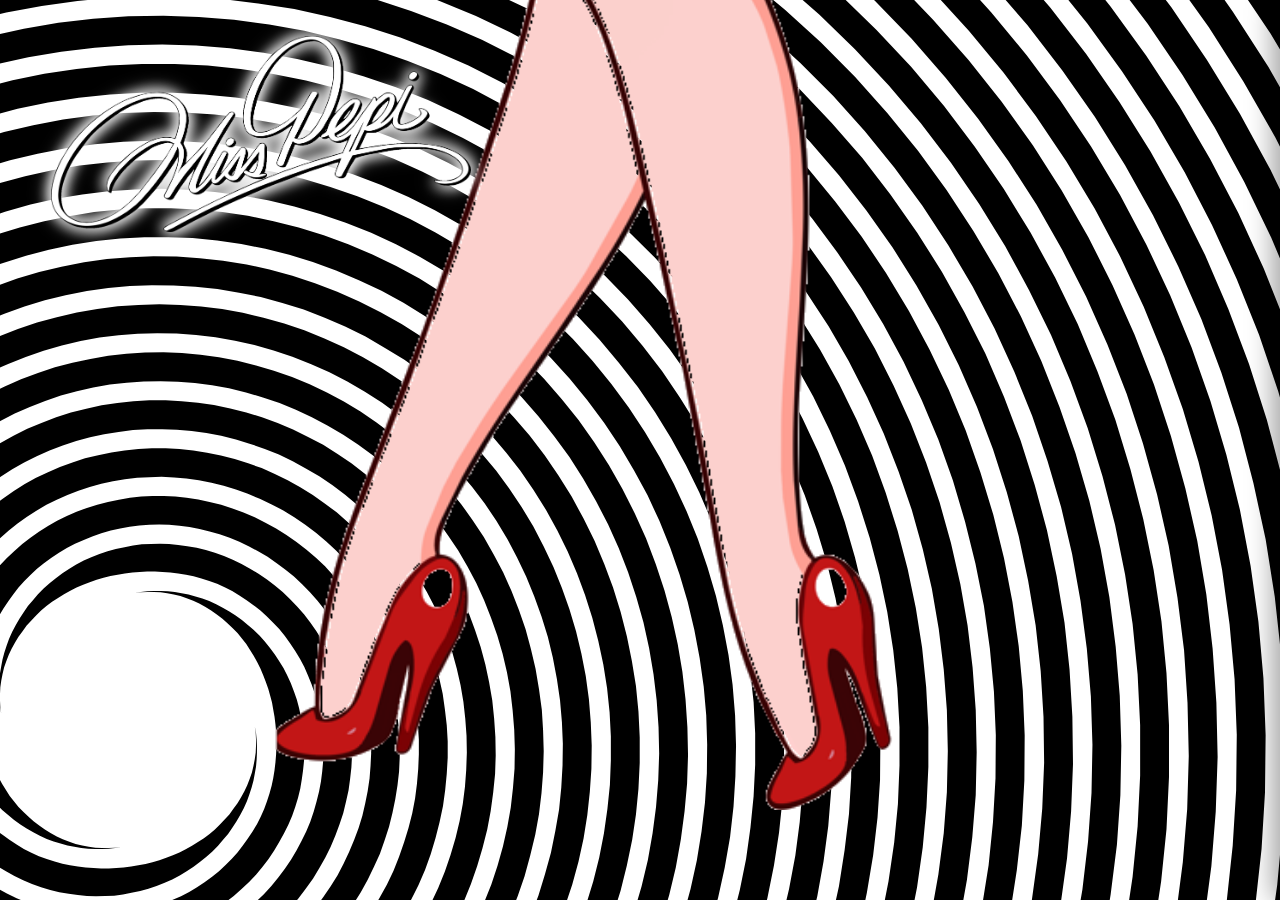
<file: index.html>
<!DOCTYPE html>
<html lang="es">
<head>
  <meta charset="UTF-8">
  <meta name="viewport" content="width=device-width, initial-scale=1.0">
  <title>Miss Pepi</title>
  <link rel="stylesheet" href="css/base.css">
  <link rel="stylesheet" href="css/welcome.css">
  <link rel="stylesheet" href="css/menu.css">
  <link rel="stylesheet" href="css/gallery.css">
  <link rel="stylesheet" href="css/pages.css">
</head>
<body>
  <!-- ── vista WELCOME (markup estático; welcome.js la muestra/oculta) ── -->
  <div id="welcome-view">
    <!-- fondo: espiral SVG (se dibuja y anima desde js/) -->
    <div id="spiralWrap" aria-hidden="true">
      <svg viewBox="0 0 1000 1000" xmlns="http://www.w3.org/2000/svg">
        <circle id="spiralDisc" cx="500" cy="500" r="500" fill="#fff"/>
        <g id="spiralGroup"></g>
      </svg>
    </div>
    <img class="logo" src="ASSETS/logo.webp" alt="Miss Pepi">
    <img class="legs" src="ASSETS/piernas/legs.png" alt="">
    <!-- zona clicable sobre el ojo de la espiral → abre el menú -->
    <button id="spiralEye" aria-label="abrir menú"></button>
  </div>

  <!-- ── resto de vistas (galerías, contact, about) — las monta el router ── -->
  <main id="app-view" hidden></main>

  <!-- ── menú cortina (overlay; lo construye js/menu.js) ── -->
  <div id="menu-overlay" hidden></div>

  <script type="module" src="js/main.js"></script>
  <!-- panel de ajustes en vivo (barra espaciadora) · quítalo cuando cierres el diseño -->
  <script type="module" src="js/devpanel.js"></script>
</body>
</html>
</file>
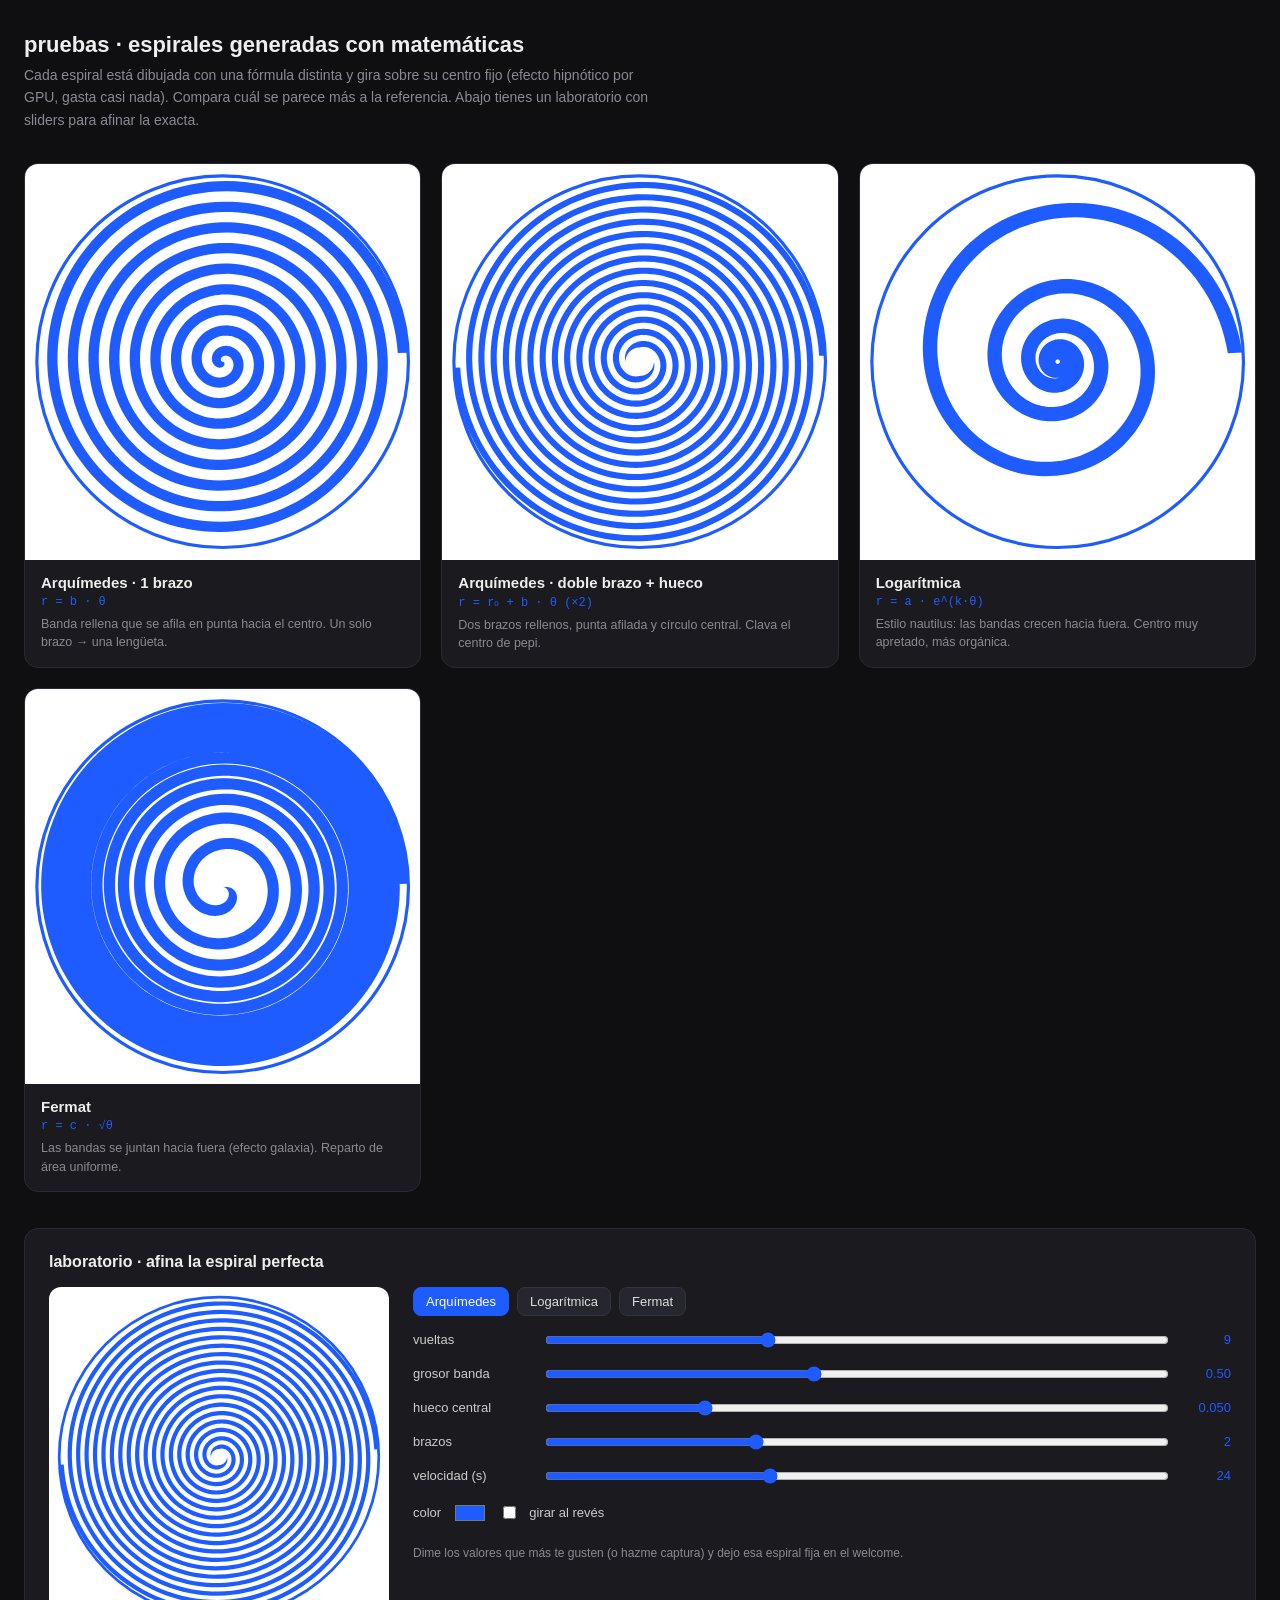
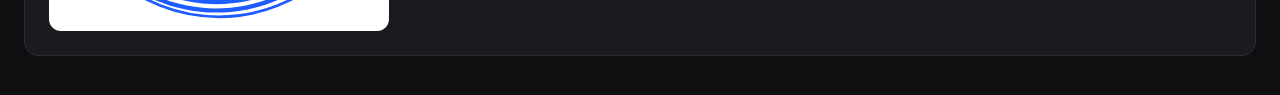
<file: pruebas.html>
<!DOCTYPE html>
<html lang="es">
<head>
<meta charset="UTF-8">
<meta name="viewport" content="width=device-width, initial-scale=1.0">
<title>pruebas · espirales matemáticas</title>
<style>
  :root{ --blue:#1f5cff; --ink:#111; --bg:#0f0f12; --card:#fff; --muted:#8a8a93; }
  *{ box-sizing:border-box; }
  body{ margin:0; background:var(--bg); color:#eee;
        font-family:-apple-system,BlinkMacSystemFont,"Segoe UI",Helvetica,Arial,sans-serif; }
  header{ padding:32px 24px 8px; }
  h1{ margin:0; font-size:22px; font-weight:600; }
  header p{ margin:6px 0 0; color:var(--muted); font-size:14px; max-width:640px; line-height:1.6; }
  .grid{ display:grid; grid-template-columns:repeat(auto-fill,minmax(300px,1fr));
         gap:20px; padding:24px; }
  .card{ background:#1a1a1f; border:1px solid #2a2a32; border-radius:14px; overflow:hidden;
         display:flex; flex-direction:column; }
  .stage{ background:var(--card); aspect-ratio:1/1; display:flex; align-items:center; justify-content:center; }
  .stage svg{ width:100%; height:100%; display:block; }
  .meta{ padding:14px 16px; }
  .meta h2{ margin:0 0 4px; font-size:15px; font-weight:600; }
  .meta code{ display:block; color:var(--blue); font-size:12px; margin-bottom:6px;
              font-family:ui-monospace,SFMono-Regular,Menlo,monospace; }
  .meta p{ margin:0; color:var(--muted); font-size:12.5px; line-height:1.5; }
  .spin{ transform-origin:500px 500px; animation:spin var(--dur,24s) linear infinite; }
  @keyframes spin{ to{ transform:rotate(360deg); } }
  @media(prefers-reduced-motion:reduce){ .spin{ animation:none; } }

  /* laboratorio */
  .lab{ padding:24px; border-top:1px solid #2a2a32; margin:12px 24px 40px;
        background:#1a1a1f; border:1px solid #2a2a32; border-radius:14px; }
  .lab h2{ margin:0 0 16px; font-size:16px; }
  .lab-body{ display:grid; grid-template-columns:340px 1fr; gap:24px; align-items:start; }
  .lab-stage{ background:#fff; border-radius:12px; aspect-ratio:1/1; }
  .lab-stage svg{ width:100%; height:100%; }
  .controls{ display:flex; flex-direction:column; gap:14px; }
  .ctrl{ display:grid; grid-template-columns:120px 1fr 54px; align-items:center; gap:10px; font-size:13px; }
  .ctrl label{ color:#ccc; }
  .ctrl output{ color:var(--blue); font-variant-numeric:tabular-nums; text-align:right; }
  input[type=range]{ width:100%; accent-color:var(--blue); }
  .seg{ display:flex; gap:8px; flex-wrap:wrap; }
  .seg button{ background:#26262e; color:#ddd; border:1px solid #33333d; border-radius:8px;
               padding:6px 12px; font-size:13px; cursor:pointer; }
  .seg button.on{ background:var(--blue); border-color:var(--blue); color:#fff; }
  .row{ display:flex; align-items:center; gap:10px; font-size:13px; color:#ccc; }
  input[type=color]{ width:38px; height:26px; border:none; background:none; cursor:pointer; }
  @media(max-width:720px){ .lab-body{ grid-template-columns:1fr; } }
</style>
</head>
<body>
<header>
  <h1>pruebas · espirales generadas con matemáticas</h1>
  <p>Cada espiral está dibujada con una fórmula distinta y gira sobre su centro fijo (efecto hipnótico por GPU, gasta casi nada). Compara cuál se parece más a la referencia. Abajo tienes un laboratorio con sliders para afinar la exacta.</p>
</header>

<div class="grid" id="grid"></div>

<div class="lab">
  <h2>laboratorio · afina la espiral perfecta</h2>
  <div class="lab-body">
    <div class="lab-stage"><svg id="labSvg" viewBox="0 0 1000 1000"></svg></div>
    <div class="controls">
      <div class="seg" id="typeSeg"></div>
      <div class="ctrl"><label>vueltas</label><input type="range" id="turns" min="3" max="20" step="1" value="9"><output id="turnsO"></output></div>
      <div class="ctrl"><label>grosor banda</label><input type="range" id="thick" min="0.2" max="0.9" step="0.02" value="0.5"><output id="thickO"></output></div>
      <div class="ctrl"><label>hueco central</label><input type="range" id="hole" min="0" max="0.2" step="0.005" value="0.05"><output id="holeO"></output></div>
      <div class="ctrl"><label>brazos</label><input type="range" id="arms" min="1" max="4" step="1" value="2"><output id="armsO"></output></div>
      <div class="ctrl"><label>velocidad (s)</label><input type="range" id="speed" min="4" max="60" step="1" value="24"><output id="speedO"></output></div>
      <div class="row"><span>color</span><input type="color" id="color" value="#1f5cff">
        <label class="row"><input type="checkbox" id="reverse"> girar al revés</label></div>
      <p style="color:var(--muted);font-size:12px;margin:4px 0 0;line-height:1.5">
        Dime los valores que más te gusten (o hazme captura) y dejo esa espiral fija en el welcome.</p>
    </div>
  </div>
</div>

<script>
const CX=500, CY=500, MAXR=470, STEP=0.05;

// ---- generadores de fórmula (devuelven {paths} rellenos) ----
// Banda rellena entre dos bordes: r_out(θ) y r_in = max(r0, r_out - w).
// Cerca del centro el borde interior se pega al círculo r0 → la banda se afila en punta curva (como pepi).
function bandPaths(rOf, w, turns, arms, r0){
  const thetaMax=2*Math.PI*turns, arcOff=2*Math.PI/arms;
  let paths=[];
  for(let a=0;a<arms;a++){
    const off=a*arcOff; let out="", inn=[];
    for(let th=0; th<=thetaMax; th+=STEP){
      const ro=rOf(th), ri=Math.max(r0, ro-w);
      out+=(th===0?"M ":"L ")+(CX+ro*Math.cos(th+off)).toFixed(1)+" "+(CY+ro*Math.sin(th+off)).toFixed(1)+" ";
      inn.push([(CX+ri*Math.cos(th+off)).toFixed(1),(CY+ri*Math.sin(th+off)).toFixed(1)]);
    }
    let back="";
    for(let k=inn.length-1;k>=0;k--) back+="L "+inn[k][0]+" "+inn[k][1]+" ";
    paths.push(out+back+"Z");
  }
  return paths;
}
function archimedean(turns, thickRatio, arms=1, r0=0){
  const thetaMax=2*Math.PI*turns, b=(MAXR-r0)/thetaMax;
  const w=2*Math.PI*b/arms*thickRatio;            // ancho de banda; con N brazos, se divide entre N
  return {paths:bandPaths(th=>r0+b*th, w, turns, arms, r0)};
}
function logarithmic(turns, thickRatio, arms=1, r0=0){
  const thetaMax=2*Math.PI*turns;
  const start=r0>0?r0:MAXR*0.02;
  const k=Math.log(MAXR/start)/thetaMax;
  const w=MAXR*0.13/arms*thickRatio;
  return {paths:bandPaths(th=>start*Math.exp(k*th), w, turns, arms, r0||start*0.6)};
}
function fermat(turns, thickRatio, arms=1, r0=0){
  const thetaMax=2*Math.PI*turns;
  const A=r0*r0, B=(MAXR*MAXR-r0*r0)/thetaMax;    // r = √(r0² + B·θ)
  const w=MAXR*0.11/arms*thickRatio;
  return {paths:bandPaths(th=>Math.sqrt(A+B*th), w, turns, arms, r0)};
}
const GENS={ archimedean, logarithmic, fermat };

function svgSpiral(gen, opts){
  const {turns=9, thick=0.5, arms=1, r0=0, color="#1f5cff", dur=24, reverse=false, ring=true}=opts;
  const {paths}=GENS[gen](turns, thick, arms, r0);
  const dir = reverse ? "reverse" : "normal";
  let inner = paths.map(d=>`<path d="${d}" fill="${color}" stroke="none"/>`).join("");
  const ringEl = ring ? `<circle cx="${CX}" cy="${CY}" r="${MAXR}" fill="#fff" stroke="${color}" stroke-width="8"/>` : "";
  return `<g class="spin" style="--dur:${dur}s;animation-direction:${dir}">${ringEl}${inner}</g>`;
}

// ---- tarjetas ----
const CARDS=[
  {gen:"archimedean", opts:{turns:9,thick:0.5}, title:"Arquímedes · 1 brazo", formula:"r = b · θ",
   note:"Banda rellena que se afila en punta hacia el centro. Un solo brazo → una lengüeta."},
  {gen:"archimedean", opts:{turns:7,thick:0.5,arms:2,r0:36}, title:"Arquímedes · doble brazo + hueco", formula:"r = r₀ + b · θ  (×2)",
   note:"Dos brazos rellenos, punta afilada y círculo central. Clava el centro de pepi."},
  {gen:"logarithmic", opts:{turns:6,thick:0.6}, title:"Logarítmica", formula:"r = a · e^(k·θ)",
   note:"Estilo nautilus: las bandas crecen hacia fuera. Centro muy apretado, más orgánica."},
  {gen:"fermat", opts:{turns:11,thick:0.55}, title:"Fermat", formula:"r = c · √θ",
   note:"Las bandas se juntan hacia fuera (efecto galaxia). Reparto de área uniforme."},
];
const grid=document.getElementById("grid");
CARDS.forEach(c=>{
  const el=document.createElement("div"); el.className="card";
  el.innerHTML=`<div class="stage"><svg viewBox="0 0 1000 1000">${svgSpiral(c.gen,c.opts)}</svg></div>
    <div class="meta"><h2>${c.title}</h2><code>${c.formula}</code><p>${c.note}</p></div>`;
  grid.appendChild(el);
});

// ---- laboratorio ----
const state={ gen:"archimedean", turns:9, thick:0.5, hole:0.05, arms:2, color:"#1f5cff", dur:24, reverse:false };
const seg=document.getElementById("typeSeg");
[["archimedean","Arquímedes"],["logarithmic","Logarítmica"],["fermat","Fermat"]].forEach(([k,label])=>{
  const b=document.createElement("button"); b.textContent=label; b.dataset.k=k;
  if(k===state.gen) b.classList.add("on");
  b.onclick=()=>{ state.gen=k; [...seg.children].forEach(x=>x.classList.toggle("on",x.dataset.k===k)); render(); };
  seg.appendChild(b);
});
function bind(id, key, fmt){ const inp=document.getElementById(id), out=document.getElementById(id+"O");
  const upd=()=>{ state[key]=parseFloat(inp.value); if(out) out.textContent=fmt?fmt(inp.value):inp.value; render(); };
  inp.addEventListener("input",upd); upd();
}
bind("turns","turns"); bind("thick","thick",v=>Number(v).toFixed(2));
bind("hole","hole",v=>Number(v).toFixed(3)); bind("arms","arms");
bind("speed","speed",v=>v); document.getElementById("speed").addEventListener("input",e=>{state.dur=+e.target.value;render();});
document.getElementById("color").addEventListener("input",e=>{state.color=e.target.value;render();});
document.getElementById("reverse").addEventListener("change",e=>{state.reverse=e.target.checked;render();});
function render(){
  document.getElementById("labSvg").innerHTML=svgSpiral(state.gen,{
    turns:state.turns, thick:state.thick, arms:state.arms, r0:state.hole*MAXR,
    color:state.color, dur:state.dur, reverse:state.reverse });
}
render();
</script>
</body>
</html>
</file>
<file: css/base.css>
/* ════════════════════════════════════════════════════════════════
   BASE · Miss Pepi
   Reset, tipografía y variables compartidas por todas las vistas.
   Los colores de categoría son la única fuente de verdad: el menú
   los lee con getComputedStyle, así CSS y JS no se desincronizan.
   ════════════════════════════════════════════════════════════════ */
* { box-sizing: border-box; margin: 0; padding: 0; }

:root {
  /* colores por categoría (provisionales, mega básicos) */
  --c-photo:   #f0f;
  --c-graphic: #0ff;
  --c-video:   #ff0;
  --c-contact: #f00;
  --c-about:   #00f;
  --c-welcome: #0f0;
}

html, body { height: 100%; }
body {
  background: #fff;
  overflow: hidden; /* la web es una SPA a pantalla fija; cada vista scrollea por dentro */
  font-family: "Helvetica Neue", Helvetica, Arial, sans-serif;
}

img { -webkit-user-drag: none; user-select: none; }

/* vista principal donde el router monta galerías y páginas */
#app-view { position: fixed; inset: 0; }
</file>
<file: css/welcome.css>
/* ════════════════════════════════════════════════════════════════
   WELCOME · Miss Pepi   ·   mobile-first
   La posición/tamaño de espiral y piernas se inyecta desde js/config.js
   (por breakpoint); aquí solo va lo que no cambia con la config.
   ════════════════════════════════════════════════════════════════ */

/* ---- fondo: espiral hipnótica girando ----
   width/height/left/top reales los calcula js/welcome.js (spiralDiameterPx):
   el círculo siempre crece lo justo para cubrir la esquina de pantalla más
   lejana al centro, así nunca se ve la esquina blanca sea cual sea la
   posición del centro o el tamaño de pantalla. Esto de aquí es solo un
   tamaño de emergencia por si el JS aún no ha corrido.                   */
#spiralWrap {
  position: fixed; top: 50%; left: 50%;
  width: 200vmax; height: 200vmax;
  transform: translate(-50%, -50%);
  z-index: 0; pointer-events: none;
}
#spiralWrap svg { width: 100%; height: 100%; display: block; }
#spiralGroup { transform-origin: 500px 500px; }

/* ---- ojo de la espiral: zona clicable que abre el menú ----
   tamaño/posición los pone js/welcome.js (sigue al centro de la espiral) */
#spiralEye {
  position: fixed;
  transform: translate(-50%, -50%);
  border: none; border-radius: 50%;
  background: transparent;
  cursor: pointer;
  z-index: 4;
}

/* ---- logo Miss Pepi ---- */
.logo {
  position: fixed; top: 3vh; left: 5vw;
  width: 64vw; max-width: 420px; z-index: 3;
  filter: drop-shadow(0 0 7px #fff) drop-shadow(0 0 7px #fff);  /* halo para leer sobre negro */
}
@media (min-width: 768px) {
  .logo { top: 4vh; left: 4vw; width: min(42vw, 560px); }
}

/* ---- capa frontal: piernas ----
   height / anclajes los pone js/welcome.js según el breakpoint:
   escritorio = de pie abajo · móvil = colgando del borde superior
   con vaivén derecha↔izquierda. width:auto conserva la proporción. */
.legs {
  position: fixed;
  width: auto;
  z-index: 2;
  pointer-events: none;
  user-select: none;
  -webkit-user-drag: none;
}
</file>
<file: css/menu.css>
/* ════════════════════════════════════════════════════════════════
   MENÚ · Miss Pepi
   Solo texto: las palabras aparecen escalonadas (flotando sobre la
   página) y luego el fondo blanco se cierra detrás. Al elegir, el
   fondo se retira primero y las palabras se van las últimas. La
   lógica y el sorteo de tamaños/letra viven en js/menu.js; aquí solo
   estética y transiciones.

   Tiempos (custom properties que inyecta el JS desde config.js):
     --word-ms     fade de cada palabra
     --bg-ms       fade del fondo blanco
     --stagger-ms  retardo entre palabras
   Por palabra, el JS pone --i (posición en el escalonado), --c (color
   de la categoría para la letra sorteada) y el font-size sorteado.
   ════════════════════════════════════════════════════════════════ */

/* ---- overlay: columna de palabras alineada a la izquierda ----
   Por encima de #app-view / #welcome-view, por debajo del devpanel
   (9999). El fondo es transparente hasta que entra .bg-in.          */
#menu-overlay {
  position: fixed;
  inset: 0;
  z-index: 100;
  display: flex;
  flex-direction: column;
  align-items: flex-start;
  justify-content: center;
  gap: 1.1rem;
  padding-left: 8vw;

  background: transparent;
  transition: background var(--bg-ms, 600ms) ease;
}
#menu-overlay[hidden] { display: none; }
#menu-overlay.bg-in { background: #fff; }

/* ---- cada palabra: texto y nada más ----
   El halo blanco hace legible la palabra mientras flota sobre la
   espiral o las fotos, antes de que llegue el fondo.                */
.menu-word {
  border: none;
  background: none;
  padding: 0;
  font-family: inherit;
  /* el font-size lo sortea el JS en cada apertura */
  line-height: 1;
  letter-spacing: 0.01em;
  text-transform: lowercase;
  text-align: left;
  color: #000;
  text-shadow: 0 0 8px #fff, 0 0 16px #fff;
  cursor: pointer;

  opacity: 0;
  transform: translateY(6px);
  transition:
    opacity   var(--word-ms, 500ms) ease,
    transform var(--word-ms, 500ms) ease;
  transition-delay: calc(var(--i, 0) * var(--stagger-ms, 70ms));
}
#menu-overlay.words-in .menu-word {
  opacity: 1;
  transform: translateY(0);
}

/* con el fondo ya cerrado, el halo sobra */
#menu-overlay.bg-in .menu-word { text-shadow: none; }

/* la letra sorteada, con el color de su categoría */
.menu-letter {
  color: var(--c);
  font-weight: inherit;
}

/* foco visible al llegar por teclado (accesibilidad) */
.menu-word:focus-visible {
  outline: 1px solid #000;
  outline-offset: 4px;
}

/* respeta el ajuste del sistema: sin animación, aparecen y ya */
@media (prefers-reduced-motion: reduce) {
  #menu-overlay, .menu-word { transition-duration: 1ms; transition-delay: 0ms; }
}
</file>
<file: css/gallery.css>
/* ════════════════════════════════════════════════════════════════
   GALERÍAS · Miss Pepi   ·   mokakopa invertido
   La estructura y el color de acento (--accent = var(--c-<categoría>))
   los inyecta js/gallery.js; aquí va el layout del scroll cruzado.
   Estética: fondo blanco, tipografía del sitio, que manden las imágenes.
   ════════════════════════════════════════════════════════════════ */

/* raíz de la vista: ocupa el #app-view (position:fixed; inset:0) */
.gallery {
  position: absolute;
  inset: 0;
  background: #fff;
  color: #111;
}

/* ---- track HORIZONTAL: pasa de proyecto con snap x mandatory ----
   Cada columna encaja a pantalla completa; la scrollbar se oculta
   (se navega con gesto/rueda). El scroll-snap manda en el eje X.     */
.gallery__track {
  height: 100%;
  display: flex;
  flex-flow: row nowrap;
  overflow-x: auto;
  overflow-y: hidden;
  scroll-snap-type: x mandatory;
  -webkit-overflow-scrolling: touch;
  overscroll-behavior-x: contain; /* evita el "atrás" del navegador al llegar al borde */
  scrollbar-width: none;          /* Firefox */
}
.gallery__track::-webkit-scrollbar { display: none; } /* WebKit/Blink */

/* ---- COLUMNA = un proyecto: 100dvw × 100dvh, snap al inicio ----
   Dentro se scrollea en VERTICAL (imágenes apiladas + ficha al final);
   esa scrollbar sí la dejamos, pero discreta.                         */
.gallery__col {
  flex: 0 0 100dvw;
  width: 100dvw;
  height: 100dvh;
  scroll-snap-align: start;
  scroll-snap-stop: always;       /* un gesto = un proyecto, sin saltarse ninguno */
  overflow-y: auto;
  overflow-x: hidden;
  -webkit-overflow-scrolling: touch;
  overscroll-behavior-y: contain;
  scrollbar-width: thin;          /* Firefox: discreta */
  /* snap vertical por imagen, como mokakopa pero en columna */
  scroll-snap-type: y mandatory;
}
.gallery__col::-webkit-scrollbar { width: 6px; }
.gallery__col::-webkit-scrollbar-thumb {
  background: rgba(0, 0, 0, 0.18);
  border-radius: 3px;
}

/* ---- pila de imágenes: como mokakopa, en vertical ----
   Imágenes a su proporción (máx 80dvh × 85dvw), centradas, con aire
   entre ellas. El padding-top que centra la PRIMERA imagen en el
   viewport lo calcula js/gallery.js por columna (varía por imagen).  */
.gallery__stack {
  display: flex;
  flex-direction: column;
  align-items: center;
  gap: 4dvh;
  padding: 10dvh 0 4dvh;   /* provisional; el JS afina el de arriba */
}
.gallery__img {
  display: block;
  max-height: 80dvh;
  max-width: 85dvw;
  width: auto;
  height: auto;
  object-fit: contain;
  scroll-snap-align: center;

  /* fade-in individual al cargar (js añade .loaded) */
  opacity: 0;
  transition: opacity 0.4s ease;
}
.gallery__img.loaded { opacity: 1; }
/* los clones son copias ya cacheadas: visibles desde el principio */
.gallery__col--clone .gallery__img { opacity: 1; }

/* ---- ficha técnica: pantalla propia al final del scroll vertical ----
   Texto plano alineado a la izquierda (como el menú), sin adornos.   */
.gallery__card {
  min-height: 100dvh;
  scroll-snap-align: center;
  display: flex;
  flex-direction: column;
  align-items: flex-start;
  justify-content: center;
  gap: 0.75rem;
  padding-left: 8vw;
  padding-right: 1.5rem;
  text-align: left;
}
.gallery__title {
  font-weight: normal;
  font-size: 1.4rem;
  letter-spacing: 0.02em;
}
.gallery__caption {
  font-size: 0.95rem;
  line-height: 1.5;
  color: #444;
  max-width: 34rem;
}

/* ---- botón "menu": texto y ya, con el color de la categoría ---- */
.gallery__menu-btn {
  padding: 0;
  margin-top: 1.25rem;
  font-family: inherit;
  font-size: 0.95rem;
  text-transform: lowercase;
  color: var(--accent, #111);
  background: none;
  border: none;
  cursor: pointer;
}
.gallery__menu-btn:hover,
.gallery__menu-btn:focus-visible {
  text-decoration: underline;
}

/* ---- placeholder (categoría vacía / error): a la izquierda, con su color ---- */
.gallery__empty {
  position: absolute;
  inset: 0;
  display: flex;
  flex-direction: column;
  align-items: flex-start;
  justify-content: center;
  gap: 0.75rem;
  text-align: left;
  padding-left: 8vw;
  padding-right: 1.5rem;
}
.gallery__empty-text {
  font-size: 1.4rem;
  letter-spacing: 0.02em;
  color: var(--accent, #111);
}
</file>
<file: css/pages.css>
/* ════════════════════════════════════════════════════════════════
   PAGES · contact y about — lo escribe js/pages.js (ver contrato allí)

   Ambas viven dentro de #app-view (position:fixed; inset:0). Cada
   vista resuelve su propio scroll interno si hace falta; el body
   sigue sin scroll (overflow:hidden en base.css).
   ════════════════════════════════════════════════════════════════ */

.page-view {
  position: absolute;
  inset: 0;
  width: 100%;
  height: 100%;
  background: #fff;
}

/* botón "menu" — misma esquina en contact y about, a la izquierda */
.page-menu-btn {
  position: absolute;
  top: 1.5rem;
  left: 1.5rem;
  border: none;
  background: none;
  font-family: inherit;
  font-size: 0.85rem;
  letter-spacing: 0.05em;
  text-transform: lowercase;
  color: #999;
  cursor: pointer;
  padding: 0.4em 0.6em;
  transition: color 0.2s ease;
}
.page-menu-btn:hover,
.page-menu-btn:focus-visible {
  color: #000;
}

/* ─── contact ─────────────────────────────────────────────────── */

.contact-center {
  position: absolute;
  inset: 0;
  display: flex;
  flex-direction: column;
  align-items: center;
  justify-content: center;
  gap: 0.75rem;
  text-align: center;
  padding: 1.5rem;
}

.contact-mail {
  font-size: clamp(1.5rem, 5vw, 2.75rem);
  color: var(--c-contact);
  text-decoration: none;
  border-bottom: 1px solid transparent;
  transition: border-color 0.2s ease;
}
.contact-mail:hover,
.contact-mail:focus-visible {
  border-bottom-color: currentColor;
}

.contact-instagram {
  font-size: 0.9rem;
  color: #888;
  text-decoration: none;
}
.contact-instagram:hover,
.contact-instagram:focus-visible {
  color: var(--c-contact);
}

/* ─── about ───────────────────────────────────────────────────── */

.about-scroll {
  position: absolute;
  inset: 0;
  overflow-y: auto;
  display: flex;
  justify-content: center;
  padding: clamp(3rem, 8vh, 6rem) 1.5rem;
}

.about-column {
  max-width: 34rem;
  width: 100%;
  height: fit-content;
  margin: auto 0;
}

.about-text {
  font-size: 1.05rem;
  line-height: 1.7;
  color: #222;
  margin-bottom: 1.25em;
}
.about-text:first-of-type::first-letter {
  color: var(--c-about);
  font-size: 1.6em;
}

.about-contact {
  margin-top: 2rem;
  padding-top: 1.25rem;
  border-top: 1px solid #eee;
  display: flex;
  flex-direction: column;
  gap: 0.4rem;
}

.about-mail {
  font-size: 1.1rem;
  color: var(--c-about);
  text-decoration: none;
  width: fit-content;
}
.about-mail:hover,
.about-mail:focus-visible {
  text-decoration: underline;
}

.about-instagram {
  font-size: 0.85rem;
  color: #888;
  text-decoration: none;
  width: fit-content;
}
.about-instagram:hover,
.about-instagram:focus-visible {
  color: var(--c-about);
}
</file>
